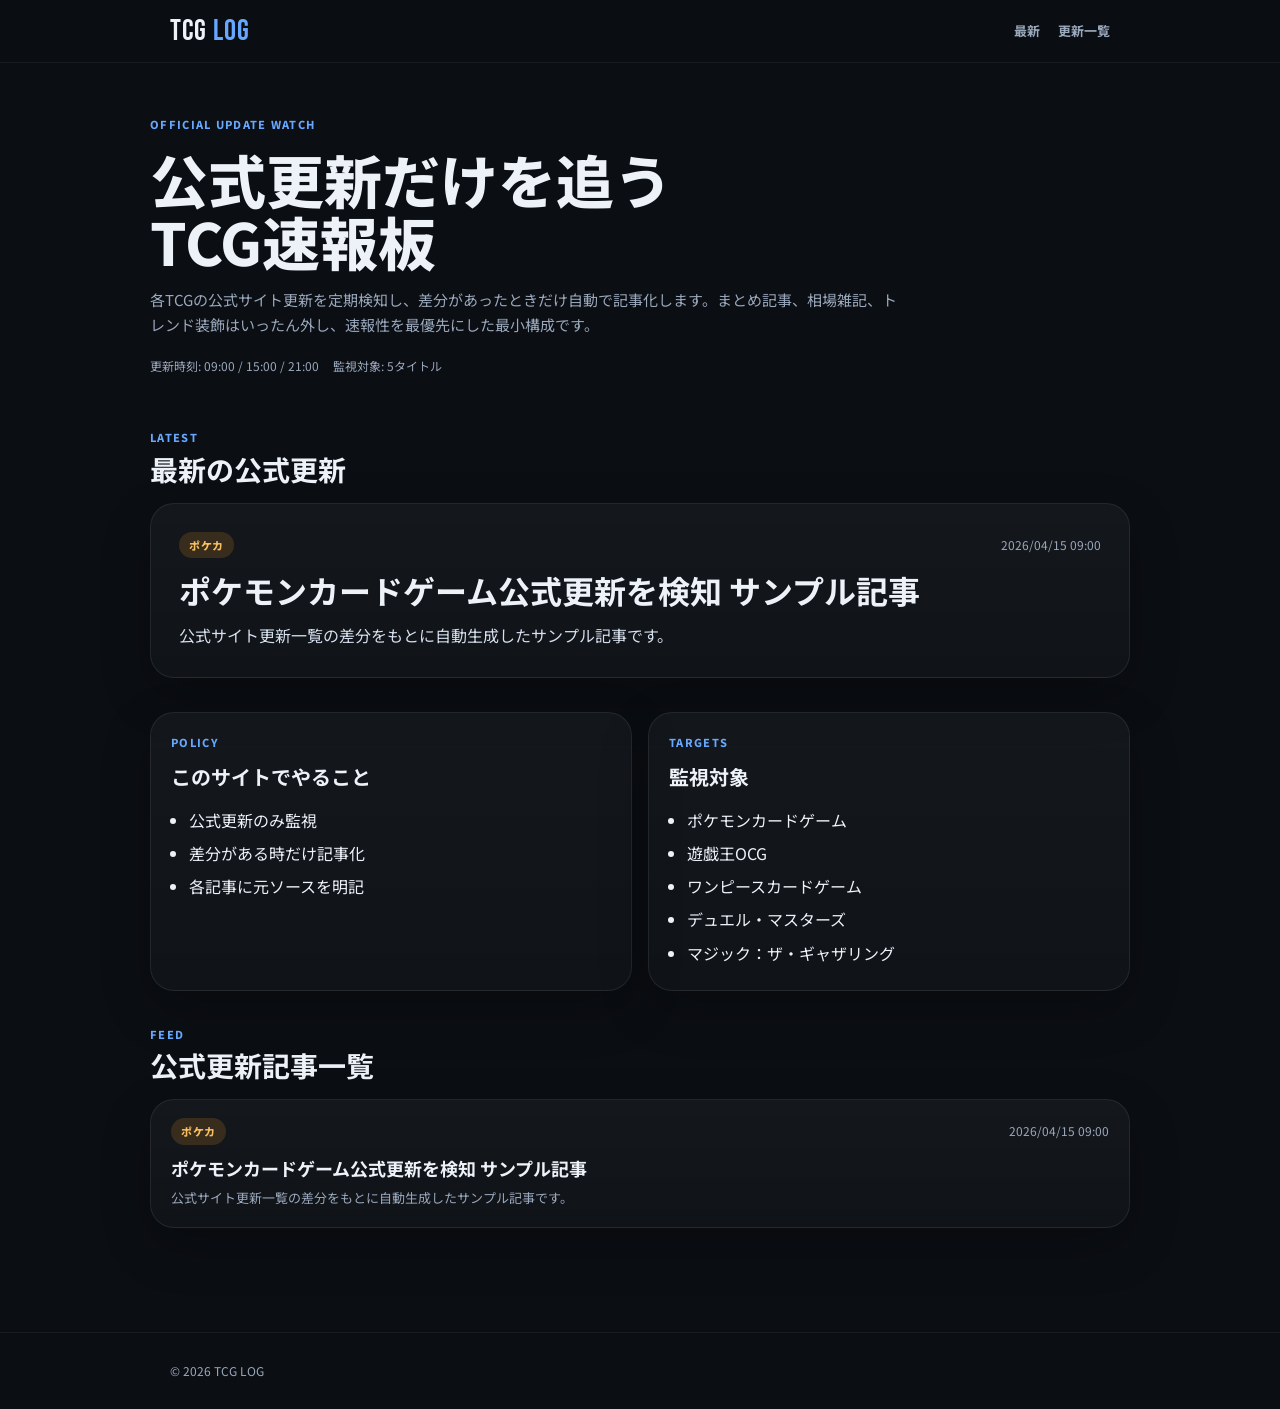
<file: index.html>
<!doctype html>
<html lang="ja">
<head>
<meta charset="utf-8"><meta name="viewport" content="width=device-width, initial-scale=1">
<title>TCG LOG | 公式更新速報</title>
<meta name="description" content="各TCGの公式更新を検知し、差分がある時だけ自動で記事化する速報サイトです。">
<link rel="canonical" href="https://tcglog.jp/">
<link rel="stylesheet" href="css/style.css">
</head>
<body>
<header class="site-header"><div class="container header-inner"><a class="logo" href="/">TCG <span>LOG</span></a><nav class="header-nav"><a href="#latest">最新</a><a href="#feed">更新一覧</a></nav></div></header>
<main class="container main-shell">
  <section class="plain-hero">
    <p class="eyebrow">OFFICIAL UPDATE WATCH</p>
    <h1>公式更新だけを追う<br>TCG速報板</h1>
    <p class="hero-desc">各TCGの公式サイト更新を定期検知し、差分があったときだけ自動で記事化します。まとめ記事、相場雑記、トレンド装飾はいったん外し、速報性を最優先にした最小構成です。</p>
    <div class="status-inline"><span>更新時刻: 09:00 / 15:00 / 21:00</span><span>監視対象: 5タイトル</span></div>
  </section>
  <section id="latest" class="section-block">
    <div class="section-head"><div><p class="section-kicker">LATEST</p><h2>最新の公式更新</h2></div></div>
    <a class="hero-card" href="articles/official-sample-pokeka-20260415-0900.html">
  <div class="meta-row"><span class="card-genre genre-pokeka">ポケカ</span><span class="article-date">2026/04/15 09:00</span></div>
  <h2>ポケモンカードゲーム公式更新を検知 サンプル記事</h2>
  <p>公式サイト更新一覧の差分をもとに自動生成したサンプル記事です。</p>
</a>
  </section>
  <section class="section-block info-grid">
    <div class="info-card"><p class="section-kicker">POLICY</p><h3>このサイトでやること</h3><ul><li>公式更新のみ監視</li><li>差分がある時だけ記事化</li><li>各記事に元ソースを明記</li></ul></div>
    <div class="info-card"><p class="section-kicker">TARGETS</p><h3>監視対象</h3><ul><li>ポケモンカードゲーム</li><li>遊戯王OCG</li><li>ワンピースカードゲーム</li><li>デュエル・マスターズ</li><li>マジック：ザ・ギャザリング</li></ul></div>
  </section>
  <section id="feed" class="section-block">
    <div class="section-head"><div><p class="section-kicker">FEED</p><h2>公式更新記事一覧</h2></div></div>
    <div class="feed-grid"><a class="feed-card" href="articles/official-sample-pokeka-20260415-0900.html"><div class="meta-row"><span class="card-genre genre-pokeka">ポケカ</span><span class="article-date">2026/04/15 09:00</span></div><h3>ポケモンカードゲーム公式更新を検知 サンプル記事</h3><p>公式サイト更新一覧の差分をもとに自動生成したサンプル記事です。</p></a></div>
  </section>
</main>
<footer class="site-footer"><div class="container footer-inner"><div class="footer-copy">&copy; 2026 TCG LOG</div></div></footer>
</body>
</html>
</file>
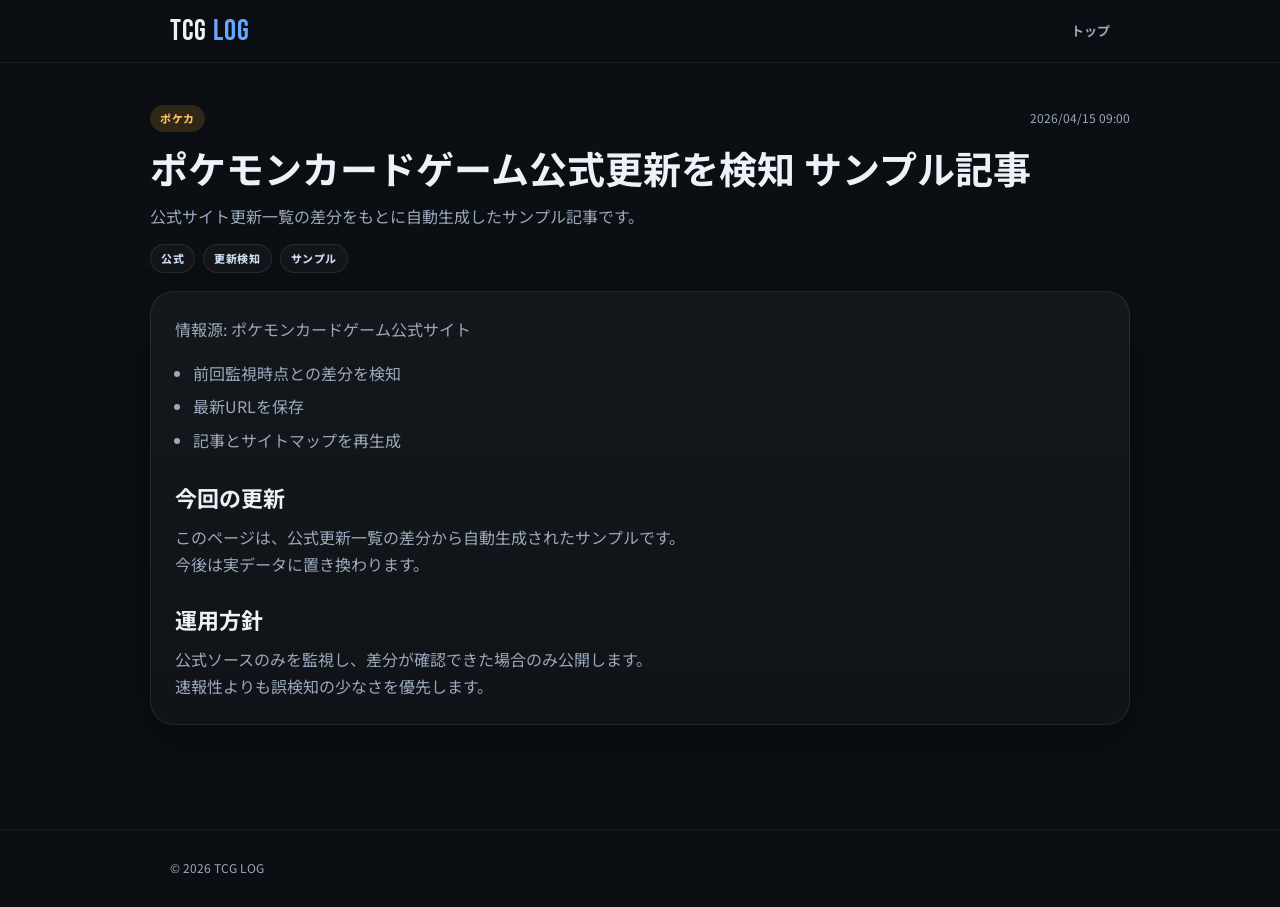
<file: articles/official-sample-pokeka-20260415-0900.html>
<!doctype html>
<html lang="ja">
<head>
<meta charset="utf-8"><meta name="viewport" content="width=device-width, initial-scale=1">
<title>ポケモンカードゲーム公式更新を検知 サンプル記事 | TCG LOG</title>
<meta name="description" content="公式サイト更新一覧の差分をもとに自動生成したサンプル記事です。">
<link rel="canonical" href="https://tcglog.jp/articles/official-sample-pokeka-20260415-0900.html">
<link rel="stylesheet" href="../css/style.css">
</head>
<body>
<header class="site-header"><div class="container header-inner"><a class="logo" href="/">TCG <span>LOG</span></a><nav class="header-nav"><a href="/">トップ</a></nav></div></header>
<main class="container article-shell">
  <div class="article-hero">
    <div class="meta-row"><span class="card-genre genre-pokeka">ポケカ</span><span class="article-date">2026/04/15 09:00</span></div>
    <h1>ポケモンカードゲーム公式更新を検知 サンプル記事</h1>
    <p class="article-lead">公式サイト更新一覧の差分をもとに自動生成したサンプル記事です。</p>
    <div class="tag-row"><span class="tag">公式</span><span class="tag">更新検知</span><span class="tag">サンプル</span></div>
  </div>
  <div class="article-panel">
    <p class="source-line">情報源: ポケモンカードゲーム公式サイト</p>
    <ul class="highlight-list"><li>前回監視時点との差分を検知</li><li>最新URLを保存</li><li>記事とサイトマップを再生成</li></ul>
    <section class='article-section'><h2>今回の更新</h2><p>このページは、公式更新一覧の差分から自動生成されたサンプルです。</p><p>今後は実データに置き換わります。</p></section><section class='article-section'><h2>運用方針</h2><p>公式ソースのみを監視し、差分が確認できた場合のみ公開します。</p><p>速報性よりも誤検知の少なさを優先します。</p></section>
  </div>
</main>
<footer class="site-footer"><div class="container footer-inner"><div class="footer-copy">&copy; 2026 TCG LOG</div></div></footer>
</body>
</html>
</file>
<file: css/style.css>
@import url('https://fonts.googleapis.com/css2?family=Noto+Sans+JP:wght@400;500;700;800&family=Bebas+Neue&display=swap');
:root {
  --bg:#0b0e13; --surface:#131821; --surface2:#1a2130; --border:#2b3446; --text:#edf2f9; --muted:#9aa8bc; --accent:#67a8ff; --gold:#f1bc5c;
  --font:'Noto Sans JP',sans-serif; --display:'Bebas Neue',sans-serif;
}
*{box-sizing:border-box;margin:0;padding:0}
html{scroll-behavior:smooth}
body{font-family:var(--font);background:var(--bg);color:var(--text);line-height:1.7}
a{text-decoration:none;color:inherit}
ul{margin-left:18px} li{padding:3px 0}
.container{max-width:980px;margin:0 auto;padding:0 20px}
.site-header{position:sticky;top:0;z-index:20;background:rgba(11,14,19,.92);backdrop-filter:blur(10px);border-bottom:1px solid rgba(255,255,255,.06)}
.header-inner,.footer-inner,.meta-row,.status-inline{display:flex;align-items:center;gap:14px;justify-content:space-between;flex-wrap:wrap}
.header-inner{min-height:62px}.logo{font-family:var(--display);font-size:30px;letter-spacing:1px}.logo span{color:var(--accent)}
.header-nav{display:flex;gap:18px}.header-nav a{font-size:13px;color:var(--muted);font-weight:700}
.main-shell,.article-shell{padding:42px 0 56px}.plain-hero{padding:10px 0 18px}.eyebrow,.section-kicker{font-size:11px;font-weight:800;letter-spacing:1.3px;color:var(--accent)}
.plain-hero h1{font-size:clamp(34px,6vw,58px);line-height:1.08;margin:14px 0 14px;font-weight:800}.hero-desc{max-width:760px;color:var(--muted);font-size:15px}
.status-inline{justify-content:flex-start;margin-top:18px}.status-inline span,.article-date{font-size:12px;color:var(--muted)}
.section-block{margin-top:34px}.section-head{margin-bottom:16px}.section-head h2{font-size:28px;line-height:1.2;margin-top:6px}
.hero-card,.feed-card,.info-card,.article-panel,.empty-card{display:block;background:linear-gradient(180deg,rgba(255,255,255,.04),rgba(255,255,255,.025));border:1px solid rgba(255,255,255,.08);border-radius:24px;box-shadow:0 18px 50px rgba(0,0,0,.24)}
.hero-card{padding:28px}.hero-card h2{font-size:32px;line-height:1.3;margin:12px 0 10px}.hero-card p{color:#d6e0ee}
.feed-grid{display:grid;gap:14px}.feed-card{padding:18px 20px}.feed-card h3{font-size:18px;line-height:1.45;margin:10px 0 6px}.feed-card p{font-size:13px;color:var(--muted)}
.info-grid{display:grid;grid-template-columns:1fr 1fr;gap:16px}.info-card{padding:20px}.info-card h3{font-size:20px;margin:8px 0 10px}
.article-hero{margin-bottom:18px}.article-hero h1{font-size:38px;line-height:1.25;margin:12px 0}.article-lead,.source-line,.highlight-list,.article-section p{color:var(--muted)}
.article-panel{padding:24px}.highlight-list{margin:14px 0 8px 18px}.article-section{margin-top:22px}.article-section h2{font-size:22px;margin-bottom:8px}.tag-row{display:flex;gap:8px;flex-wrap:wrap;margin-top:14px}
.card-genre,.tag{display:inline-flex;align-items:center;padding:4px 10px;border-radius:999px;font-size:11px;font-weight:800;letter-spacing:.6px}
.tag{border:1px solid rgba(255,255,255,.09);color:#cbdaec;background:rgba(255,255,255,.03)}
.genre-pokeka{background:rgba(249,168,38,.16);color:#f8bf60}.genre-yugioh{background:rgba(103,168,255,.16);color:#8bc0ff}.genre-onepiece{background:rgba(255,103,103,.16);color:#ffabab}.genre-duema{background:rgba(182,119,255,.16);color:#ccacff}.genre-mtg{background:rgba(93,201,140,.16);color:#8ae3b2}.genre-summary{background:rgba(241,188,92,.16);color:var(--gold)}
.site-footer{padding:28px 0;border-top:1px solid rgba(255,255,255,.06);margin-top:48px}.footer-copy{font-size:12px;color:var(--muted)}
@media (max-width:760px){.header-nav{display:none}.info-grid{grid-template-columns:1fr}.hero-card h2{font-size:26px}.article-hero h1{font-size:30px}}
</file>
